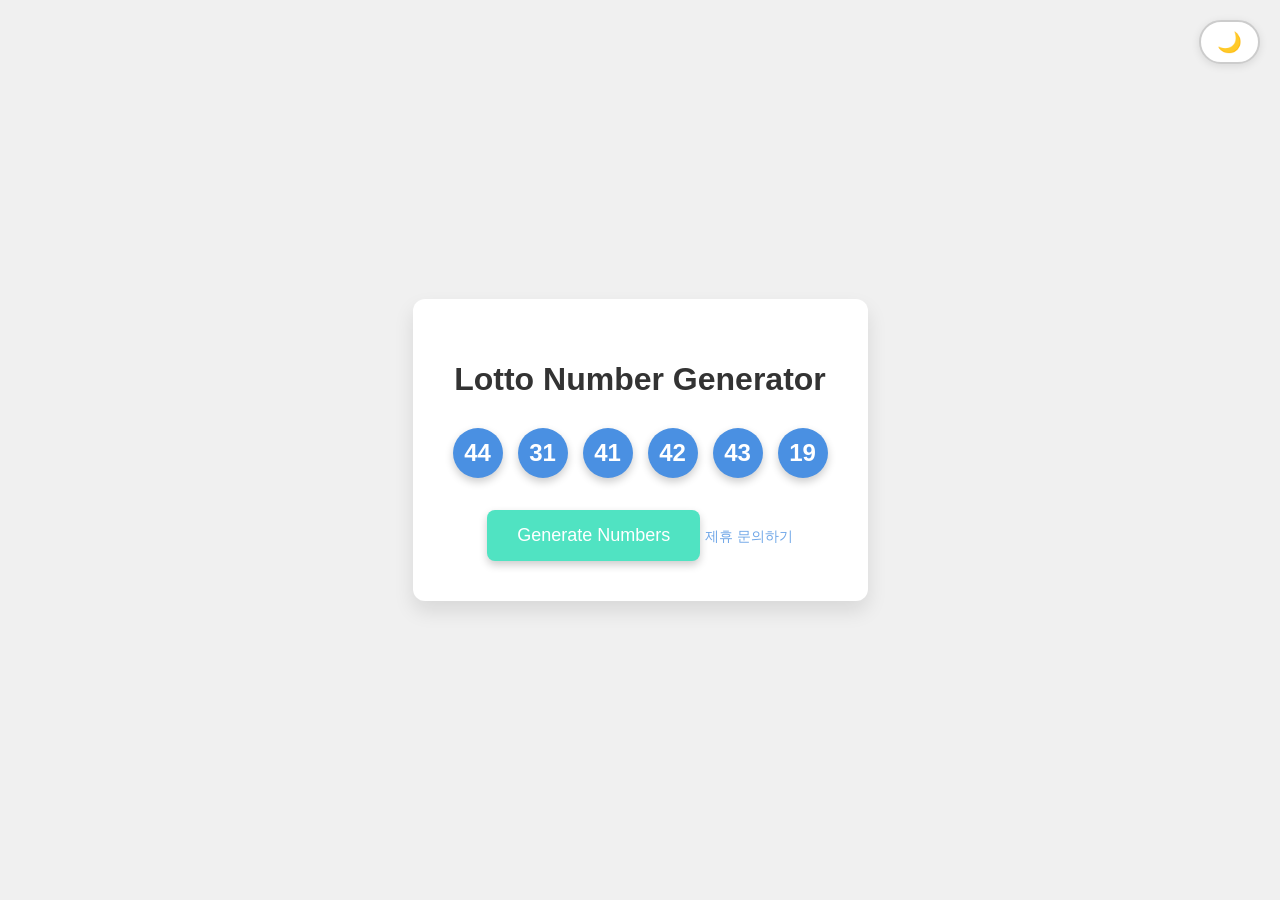
<file: index.html>
<!DOCTYPE html>
<html lang="en">
<head>
    <meta charset="UTF-8">
    <meta name="viewport" content="width=device-width, initial-scale=1.0">
    <title>Lotto Number Generator</title>
    <link rel="stylesheet" href="style.css">
</head>
<body>
    <button id="theme-toggle" aria-label="Toggle dark mode">🌙</button>
    <div class="container">
        <h1>Lotto Number Generator</h1>
        <div class="lotto-numbers">
            <div class="number"></div>
            <div class="number"></div>
            <div class="number"></div>
            <div class="number"></div>
            <div class="number"></div>
            <div class="number"></div>
        </div>
        <button id="generate-btn">Generate Numbers</button>
        <a href="contact.html" class="contact-link">제휴 문의하기</a>
    </div>
    <script src="main.js"></script>
</body>
</html>
</file>
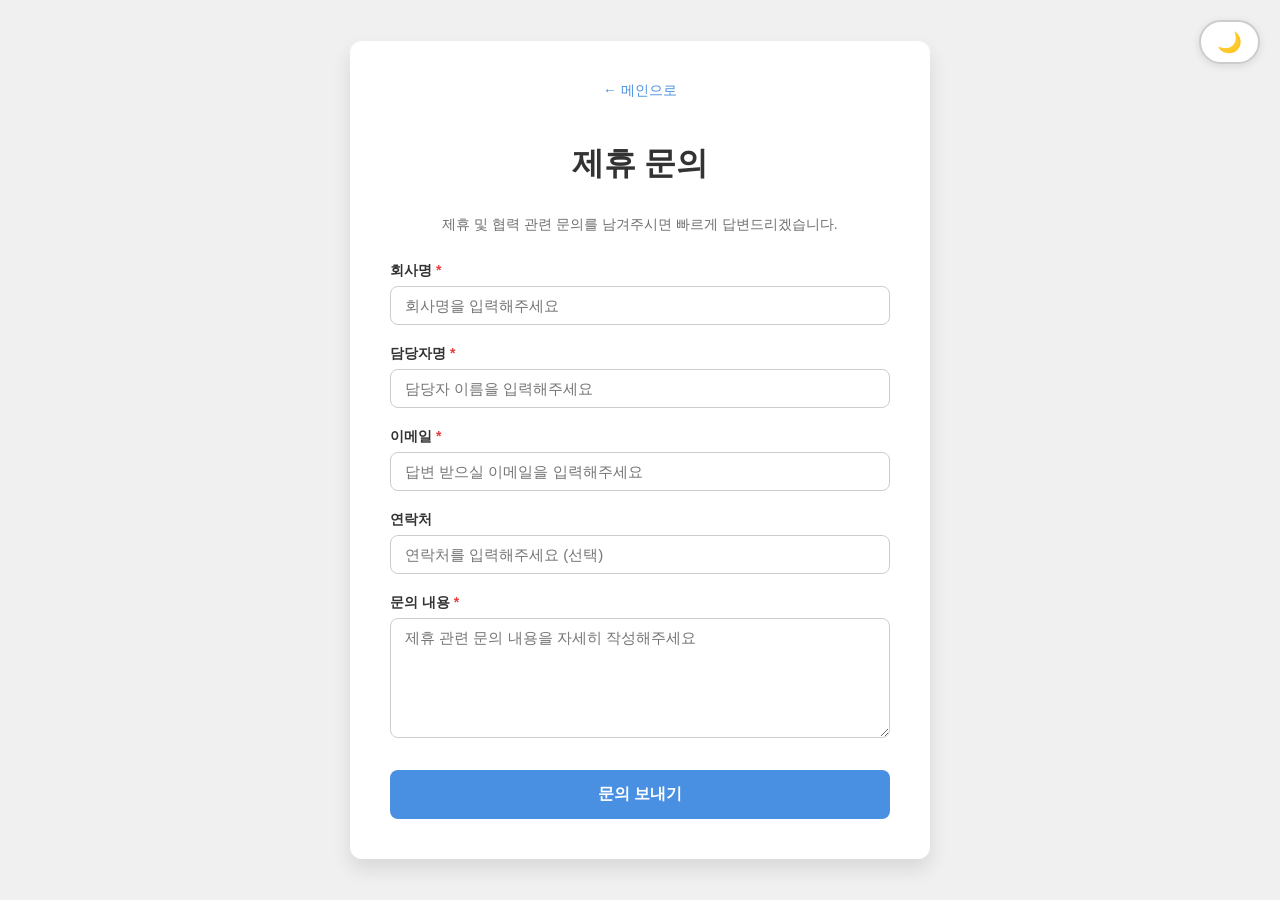
<file: contact.html>
<!DOCTYPE html>
<html lang="ko">
<head>
    <meta charset="UTF-8">
    <meta name="viewport" content="width=device-width, initial-scale=1.0">
    <title>제휴 문의 | Lotto Number Generator</title>
    <link rel="stylesheet" href="style.css">
    <link rel="stylesheet" href="contact.css">
</head>
<body>
    <button id="theme-toggle" aria-label="Toggle dark mode">🌙</button>
    <div class="container contact-container">
        <a href="index.html" class="back-link">← 메인으로</a>
        <h1>제휴 문의</h1>
        <p class="contact-desc">제휴 및 협력 관련 문의를 남겨주시면 빠르게 답변드리겠습니다.</p>

        <form id="contact-form" action="https://formspree.io/f/mnjggjql" method="POST">
            <div class="form-group">
                <label for="company">회사명 <span class="required">*</span></label>
                <input type="text" id="company" name="company" placeholder="회사명을 입력해주세요" required>
            </div>
            <div class="form-group">
                <label for="name">담당자명 <span class="required">*</span></label>
                <input type="text" id="name" name="name" placeholder="담당자 이름을 입력해주세요" required>
            </div>
            <div class="form-group">
                <label for="email">이메일 <span class="required">*</span></label>
                <input type="email" id="email" name="email" placeholder="답변 받으실 이메일을 입력해주세요" required>
            </div>
            <div class="form-group">
                <label for="phone">연락처</label>
                <input type="tel" id="phone" name="phone" placeholder="연락처를 입력해주세요 (선택)">
            </div>
            <div class="form-group">
                <label for="message">문의 내용 <span class="required">*</span></label>
                <textarea id="message" name="message" rows="5" placeholder="제휴 관련 문의 내용을 자세히 작성해주세요" required></textarea>
            </div>
            <button type="submit" id="submit-btn">문의 보내기</button>
        </form>

        <div id="success-msg" class="success-msg hidden">
            ✅ 문의가 성공적으로 접수되었습니다. 빠른 시일 내에 답변드리겠습니다.
        </div>
    </div>
    <script src="main.js"></script>
    <script src="contact.js"></script>
</body>
</html>
</file>
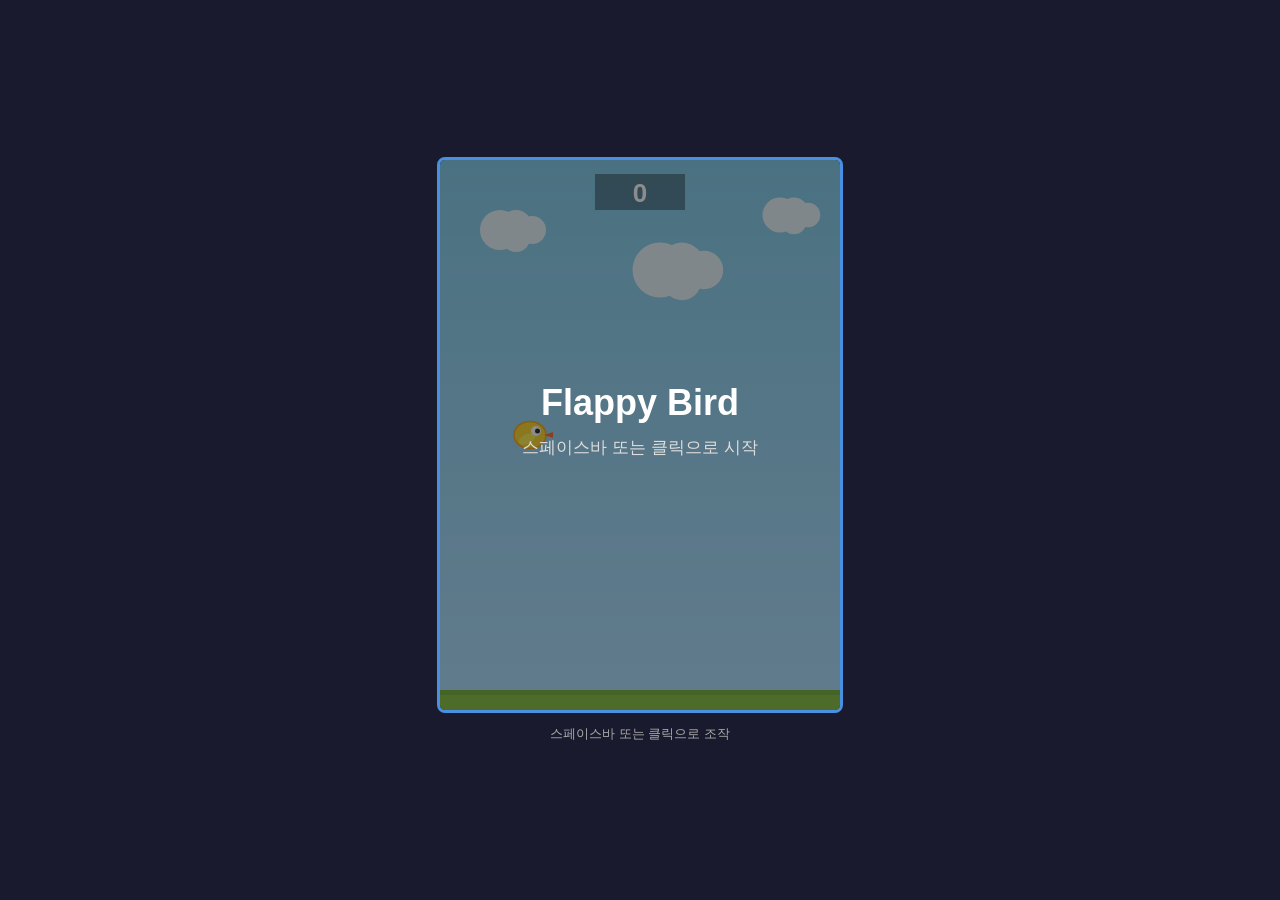
<file: game.html>
<!DOCTYPE html>
<html lang="ko">
<head>
    <meta charset="UTF-8">
    <meta name="viewport" content="width=device-width, initial-scale=1.0">
    <title>Flappy Bird</title>
    <style>
        * { margin: 0; padding: 0; box-sizing: border-box; }
        body {
            background: #1a1a2e;
            display: flex;
            flex-direction: column;
            align-items: center;
            justify-content: center;
            height: 100vh;
            font-family: 'Arial', sans-serif;
        }
        canvas {
            border: 3px solid #4a90e2;
            border-radius: 8px;
            display: block;
        }
        #hint {
            color: #aaa;
            font-size: 13px;
            margin-top: 12px;
        }
    </style>
</head>
<body>
    <canvas id="canvas" width="400" height="550"></canvas>
    <div id="hint">스페이스바 또는 클릭으로 조작</div>

    <script>
        const canvas = document.getElementById('canvas');
        const ctx = canvas.getContext('2d');

        const W = canvas.width;
        const H = canvas.height;

        // ── 상수 ──────────────────────────────────────────
        const GRAVITY      = 0.4;
        const JUMP_FORCE   = -8;
        const PIPE_WIDTH   = 52;
        const PIPE_GAP     = 150;
        const PIPE_SPEED   = 2.5;
        const PIPE_INTERVAL = 90; // 프레임

        // ── 상태 ──────────────────────────────────────────
        let bird, pipes, score, frame, state;
        // state: 'waiting' | 'playing' | 'dead'

        function init() {
            bird = { x: 90, y: H / 2, vy: 0, r: 16 };
            pipes = [];
            score = 0;
            frame = 0;
            state = 'waiting';
        }

        // ── 입력 ──────────────────────────────────────────
        function flap() {
            if (state === 'waiting') {
                state = 'playing';
                bird.vy = JUMP_FORCE;
            } else if (state === 'playing') {
                bird.vy = JUMP_FORCE;
            } else if (state === 'dead') {
                init();
            }
        }

        document.addEventListener('keydown', e => {
            if (e.code === 'Space') { e.preventDefault(); flap(); }
        });
        canvas.addEventListener('click', flap);

        // ── 파이프 생성 ───────────────────────────────────
        function spawnPipe() {
            const minTop = 60;
            const maxTop = H - PIPE_GAP - 60;
            const topH = Math.random() * (maxTop - minTop) + minTop;
            pipes.push({ x: W, topH, passed: false });
        }

        // ── 충돌 검사 (원 vs 사각형) ──────────────────────
        function hits(pipe) {
            const bx = bird.x, by = bird.y, br = bird.r - 3;
            const topRect  = { x: pipe.x, y: 0,               w: PIPE_WIDTH, h: pipe.topH };
            const botRect  = { x: pipe.x, y: pipe.topH + PIPE_GAP, w: PIPE_WIDTH, h: H };

            return colCircleRect(bx, by, br, topRect) ||
                   colCircleRect(bx, by, br, botRect);
        }

        function colCircleRect(cx, cy, cr, r) {
            const nearX = Math.max(r.x, Math.min(cx, r.x + r.w));
            const nearY = Math.max(r.y, Math.min(cy, r.y + r.h));
            const dx = cx - nearX, dy = cy - nearY;
            return dx * dx + dy * dy < cr * cr;
        }

        // ── 업데이트 ──────────────────────────────────────
        function update() {
            if (state !== 'playing') return;

            frame++;

            // 새 물리
            bird.vy += GRAVITY;
            bird.y  += bird.vy;

            // 파이프 생성
            if (frame % PIPE_INTERVAL === 0) spawnPipe();

            // 파이프 이동 & 점수
            for (const p of pipes) {
                p.x -= PIPE_SPEED;
                if (!p.passed && p.x + PIPE_WIDTH < bird.x) {
                    p.passed = true;
                    score++;
                }
            }
            pipes = pipes.filter(p => p.x + PIPE_WIDTH > 0);

            // 충돌 — 천장/바닥
            if (bird.y - bird.r < 0 || bird.y + bird.r > H) {
                state = 'dead';
                return;
            }

            // 충돌 — 파이프
            for (const p of pipes) {
                if (hits(p)) { state = 'dead'; return; }
            }
        }

        // ── 그리기 헬퍼 ───────────────────────────────────
        function drawPipe(x, topH) {
            const cap = 10; // 파이프 캡 두께

            // 몸통
            ctx.fillStyle = '#4caf50';
            ctx.fillRect(x, 0, PIPE_WIDTH, topH - cap);
            ctx.fillRect(x, topH + PIPE_GAP + cap, PIPE_WIDTH, H);

            // 캡 (입구)
            ctx.fillStyle = '#66bb6a';
            ctx.fillRect(x - 4, topH - cap, PIPE_WIDTH + 8, cap);
            ctx.fillRect(x - 4, topH + PIPE_GAP, PIPE_WIDTH + 8, cap);

            // 테두리
            ctx.strokeStyle = '#2e7d32';
            ctx.lineWidth = 1.5;
            ctx.strokeRect(x, 0, PIPE_WIDTH, topH - cap);
            ctx.strokeRect(x, topH + PIPE_GAP + cap, PIPE_WIDTH, H);
            ctx.strokeRect(x - 4, topH - cap, PIPE_WIDTH + 8, cap);
            ctx.strokeRect(x - 4, topH + PIPE_GAP, PIPE_WIDTH + 8, cap);
        }

        function drawBird() {
            const x = bird.x, y = bird.y, r = bird.r;
            const angle = Math.min(Math.max(bird.vy * 3, -25), 70) * Math.PI / 180;

            ctx.save();
            ctx.translate(x, y);
            ctx.rotate(angle);

            // 몸통
            ctx.fillStyle = '#fdd835';
            ctx.beginPath();
            ctx.ellipse(0, 0, r, r * 0.85, 0, 0, Math.PI * 2);
            ctx.fill();
            ctx.strokeStyle = '#f9a825';
            ctx.lineWidth = 1.5;
            ctx.stroke();

            // 날개
            ctx.fillStyle = '#ffee58';
            ctx.beginPath();
            ctx.ellipse(-3, 4, r * 0.55, r * 0.3, -0.4, 0, Math.PI * 2);
            ctx.fill();

            // 눈
            ctx.fillStyle = '#fff';
            ctx.beginPath();
            ctx.arc(6, -4, 5, 0, Math.PI * 2);
            ctx.fill();
            ctx.fillStyle = '#333';
            ctx.beginPath();
            ctx.arc(7.5, -4, 2.5, 0, Math.PI * 2);
            ctx.fill();

            // 부리
            ctx.fillStyle = '#ff7043';
            ctx.beginPath();
            ctx.moveTo(r - 2, 0);
            ctx.lineTo(r + 7, -3);
            ctx.lineTo(r + 7,  3);
            ctx.closePath();
            ctx.fill();

            ctx.restore();
        }

        function drawBackground() {
            // 하늘 그라디언트
            const sky = ctx.createLinearGradient(0, 0, 0, H);
            sky.addColorStop(0, '#87ceeb');
            sky.addColorStop(1, '#b0e0ff');
            ctx.fillStyle = sky;
            ctx.fillRect(0, 0, W, H);

            // 구름 (정적)
            ctx.fillStyle = 'rgba(255,255,255,0.8)';
            drawCloud(60,  70, 40);
            drawCloud(220, 110, 55);
            drawCloud(340,  55, 35);

            // 땅
            ctx.fillStyle = '#8bc34a';
            ctx.fillRect(0, H - 20, W, 20);
            ctx.fillStyle = '#7cb342';
            ctx.fillRect(0, H - 20, W, 5);
        }

        function drawCloud(x, y, size) {
            ctx.beginPath();
            ctx.arc(x,          y,          size * 0.5, 0, Math.PI * 2);
            ctx.arc(x + size * 0.4, y - size * 0.1, size * 0.4, 0, Math.PI * 2);
            ctx.arc(x + size * 0.8, y,          size * 0.35, 0, Math.PI * 2);
            ctx.arc(x + size * 0.4, y + size * 0.2, size * 0.35, 0, Math.PI * 2);
            ctx.fill();
        }

        function drawScore() {
            ctx.fillStyle = 'rgba(0,0,0,0.35)';
            ctx.fillRect(W / 2 - 45, 14, 90, 36);
            ctx.fillStyle = '#fff';
            ctx.font = 'bold 26px Arial';
            ctx.textAlign = 'center';
            ctx.fillText(score, W / 2, 42);
        }

        function drawOverlay(title, sub) {
            ctx.fillStyle = 'rgba(0,0,0,0.45)';
            ctx.fillRect(0, 0, W, H);

            ctx.fillStyle = '#fff';
            ctx.font = 'bold 36px Arial';
            ctx.textAlign = 'center';
            ctx.fillText(title, W / 2, H / 2 - 20);

            ctx.font = '17px Arial';
            ctx.fillStyle = '#ddd';
            ctx.fillText(sub, W / 2, H / 2 + 18);
        }

        function drawGameOver() {
            ctx.fillStyle = 'rgba(0,0,0,0.5)';
            ctx.fillRect(0, 0, W, H);

            // 패널
            ctx.fillStyle = 'rgba(255,255,255,0.95)';
            ctx.beginPath();
            ctx.roundRect(W / 2 - 120, H / 2 - 90, 240, 200, 14);
            ctx.fill();

            ctx.fillStyle = '#e53e3e';
            ctx.font = 'bold 32px Arial';
            ctx.textAlign = 'center';
            ctx.fillText('Game Over', W / 2, H / 2 - 45);

            ctx.fillStyle = '#555';
            ctx.font = '16px Arial';
            ctx.fillText(`점수: ${score}`, W / 2, H / 2 - 10);

            // 다시 시작 버튼
            ctx.fillStyle = '#4a90e2';
            ctx.beginPath();
            ctx.roundRect(W / 2 - 80, H / 2 + 20, 160, 46, 10);
            ctx.fill();

            ctx.fillStyle = '#fff';
            ctx.font = 'bold 18px Arial';
            ctx.fillText('다시 시작', W / 2, H / 2 + 49);
        }

        // ── 메인 루프 ──────────────────────────────────────
        function draw() {
            drawBackground();

            for (const p of pipes) drawPipe(p.x, p.topH);

            drawBird();
            drawScore();

            if (state === 'waiting') {
                drawOverlay('Flappy Bird', '스페이스바 또는 클릭으로 시작');
            } else if (state === 'dead') {
                drawGameOver();
            }
        }

        function loop() {
            update();
            draw();
            requestAnimationFrame(loop);
        }

        init();
        loop();
    </script>
</body>
</html>
</file>
<file: style.css>
:root {
    --background-color: #f0f0f0;
    --container-bg: #ffffff;
    --primary-color: #4a90e2;
    --secondary-color: #50e3c2;
    --text-color: #333333;
    --shadow-color: rgba(0, 0, 0, 0.1);
    --toggle-bg: #ffffff;
    --toggle-color: #333333;
    --toggle-border: #cccccc;
}

[data-theme="dark"] {
    --background-color: #1a1a2e;
    --container-bg: #16213e;
    --primary-color: #5a9fd4;
    --secondary-color: #38b2ac;
    --text-color: #e2e8f0;
    --shadow-color: rgba(0, 0, 0, 0.4);
    --toggle-bg: #2d3748;
    --toggle-color: #e2e8f0;
    --toggle-border: #4a5568;
}

body {
    font-family: 'Arial', sans-serif;
    background-color: var(--background-color);
    display: flex;
    justify-content: center;
    align-items: center;
    height: 100vh;
    margin: 0;
    transition: background-color 0.3s ease;
}

#theme-toggle {
    position: fixed;
    top: 20px;
    right: 20px;
    background-color: var(--toggle-bg);
    color: var(--toggle-color);
    border: 2px solid var(--toggle-border);
    border-radius: 50px;
    padding: 8px 16px;
    font-size: 20px;
    cursor: pointer;
    box-shadow: 0 2px 8px var(--shadow-color);
    transition: background-color 0.3s ease, border-color 0.3s ease, transform 0.2s;
    z-index: 1000;
}

#theme-toggle:hover {
    transform: scale(1.1);
}

.container {
    background-color: var(--container-bg);
    padding: 40px;
    border-radius: 12px;
    box-shadow: 0 10px 20px var(--shadow-color);
    text-align: center;
    transition: background-color 0.3s ease, box-shadow 0.3s ease;
}

h1 {
    color: var(--text-color);
    margin-bottom: 30px;
}

.lotto-numbers {
    display: flex;
    justify-content: center;
    gap: 15px;
    margin-bottom: 30px;
}

.number {
    width: 50px;
    height: 50px;
    border-radius: 50%;
    background-color: var(--primary-color);
    color: white;
    display: flex;
    justify-content: center;
    align-items: center;
    font-size: 24px;
    font-weight: bold;
    box-shadow: 0 4px 8px rgba(0, 0, 0, 0.2);
    transition: transform 0.3s ease;
}

#generate-btn {
    background-color: var(--secondary-color);
    color: white;
    border: none;
    padding: 15px 30px;
    border-radius: 8px;
    font-size: 18px;
    cursor: pointer;
    box-shadow: 0 4px 8px rgba(0, 0, 0, 0.2);
    transition: background-color 0.3s, transform 0.2s;
}

#generate-btn:hover {
    background-color: #48d1b7;
    transform: translateY(-2px);
}

.contact-link {
    display: inline-block;
    margin-top: 20px;
    color: var(--primary-color);
    font-size: 14px;
    text-decoration: none;
    opacity: 0.8;
    transition: opacity 0.2s;
}

.contact-link:hover {
    opacity: 1;
    text-decoration: underline;
}
</file>
<file: contact.css>
.contact-container {
    width: 100%;
    max-width: 500px;
    margin: 40px auto;
}

.back-link {
    display: inline-block;
    color: var(--primary-color);
    text-decoration: none;
    font-size: 14px;
    margin-bottom: 20px;
    transition: opacity 0.2s;
}

.back-link:hover {
    opacity: 0.7;
}

.contact-desc {
    color: var(--text-color);
    opacity: 0.7;
    font-size: 14px;
    margin-bottom: 28px;
}

.form-group {
    margin-bottom: 20px;
    text-align: left;
}

.form-group label {
    display: block;
    color: var(--text-color);
    font-size: 14px;
    font-weight: bold;
    margin-bottom: 6px;
}

.required {
    color: #e53e3e;
}

.form-group input,
.form-group textarea {
    width: 100%;
    padding: 10px 14px;
    border: 1.5px solid var(--toggle-border);
    border-radius: 8px;
    background-color: var(--toggle-bg);
    color: var(--text-color);
    font-size: 15px;
    font-family: 'Arial', sans-serif;
    box-sizing: border-box;
    transition: border-color 0.2s, background-color 0.3s;
    outline: none;
}

.form-group input:focus,
.form-group textarea:focus {
    border-color: var(--primary-color);
}

.form-group textarea {
    resize: vertical;
    min-height: 120px;
}

#submit-btn {
    width: 100%;
    background-color: var(--primary-color);
    color: white;
    border: none;
    padding: 14px;
    border-radius: 8px;
    font-size: 16px;
    font-weight: bold;
    cursor: pointer;
    transition: opacity 0.2s, transform 0.2s;
    margin-top: 8px;
}

#submit-btn:hover {
    opacity: 0.85;
    transform: translateY(-1px);
}

#submit-btn:disabled {
    opacity: 0.5;
    cursor: not-allowed;
    transform: none;
}

.success-msg {
    margin-top: 20px;
    padding: 14px 18px;
    background-color: rgba(80, 227, 194, 0.15);
    border: 1.5px solid var(--secondary-color);
    border-radius: 8px;
    color: var(--text-color);
    font-size: 14px;
    text-align: left;
}

.hidden {
    display: none;
}
</file>
